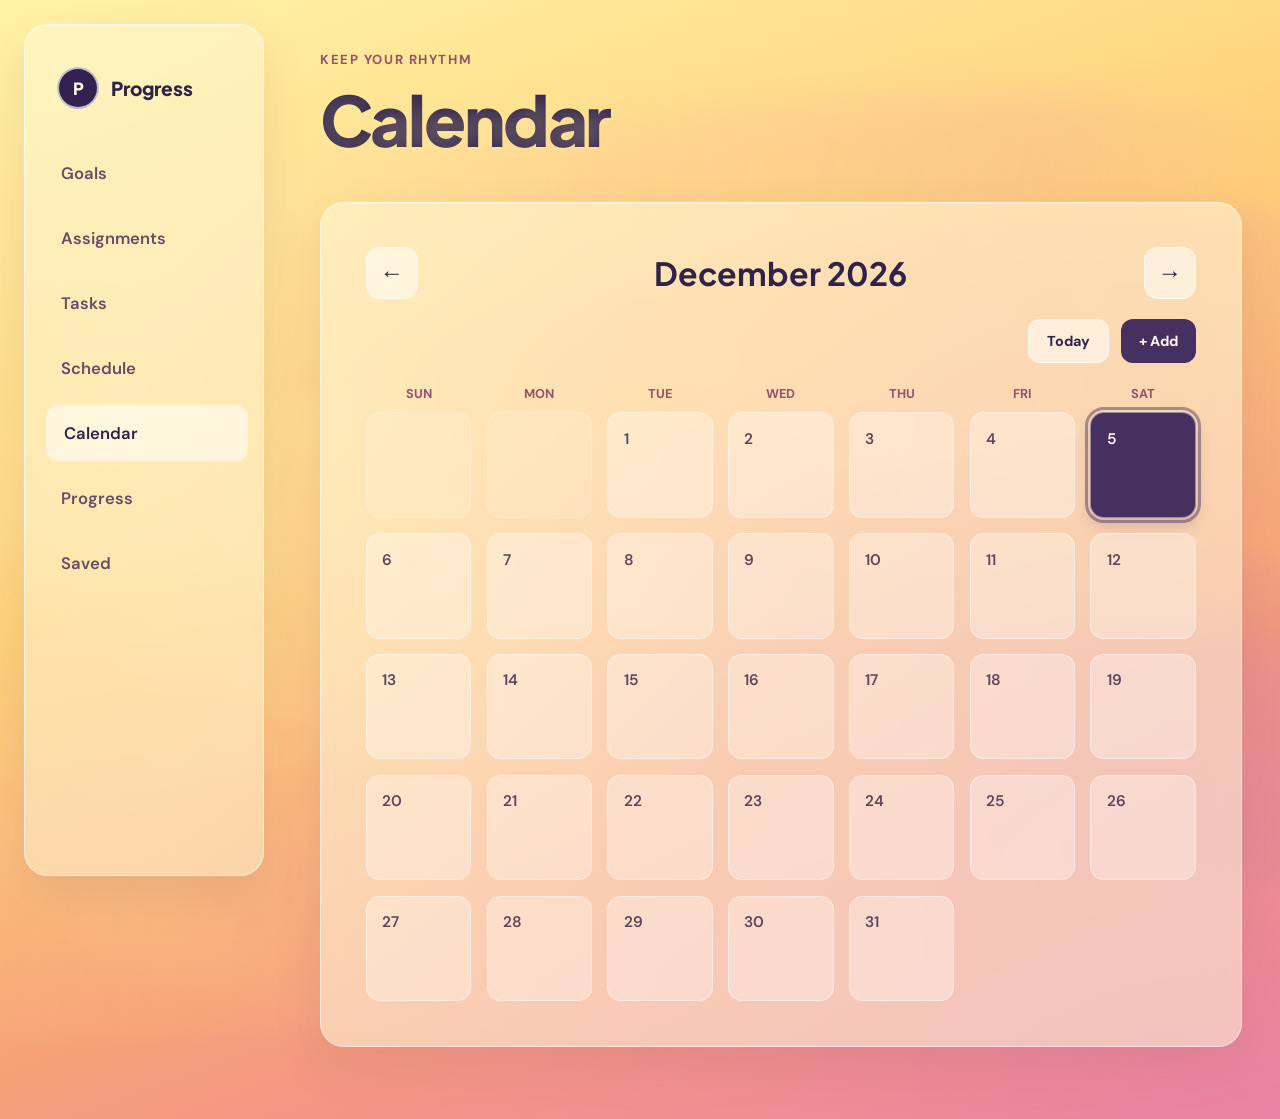
<file: calendar.html>
<!doctype html>
<html lang="en">
<head>
  <meta charset="UTF-8">
  <meta name="viewport" content="width=device-width, initial-scale=1.0">
  <title>Progress | Calendar</title>
  <link rel="stylesheet" href="dashboard.css">
  <link rel="stylesheet" href="calendar.css">
  <script src="calendar.js" defer></script>
</head>
<body>
  <main class="calendar-shell">
    <div class="flow-background" aria-hidden="true">
      <div class="flow-layer flow-layer-one"></div>
      <div class="flow-layer flow-layer-two"></div>
      <div class="flow-layer flow-layer-three"></div>
    </div>

    <button class="menu-toggle" id="menu-toggle" type="button" aria-label="Open navigation" aria-expanded="false">
      <span></span><span></span><span></span>
    </button>

    <aside class="sidebar" id="sidebar" aria-label="Main navigation">
      <div class="sidebar-brand"><span class="sidebar-mark" aria-hidden="true">P</span><span>Progress</span></div>
      <nav class="sidebar-nav">
        <button class="nav-item" type="button">Goals</button>
        <button class="nav-item" type="button">Assignments</button>
        <button class="nav-item" type="button">Tasks</button>
        <button class="nav-item" type="button">Schedule</button>
        <button class="nav-item is-active" id="calendar-nav" type="button">Calendar</button>
        <button class="nav-item" type="button">Progress</button>
        <button class="nav-item" type="button">Saved</button>
      </nav>
    </aside>

    <section class="calendar-content" aria-labelledby="calendar-title">
      <p class="section-kicker">Keep your rhythm</p>
      <h1 id="calendar-title">Calendar</h1>
      <div class="calendar-card">
        <div class="calendar-toolbar">
          <button id="previous-month" type="button" aria-label="Previous month">&larr;</button>
          <h2 id="month-label"></h2>
          <button id="next-month" type="button" aria-label="Next month">&rarr;</button>
        </div>
        <div class="calendar-actions">
          <button id="today-button" type="button">Today</button>
          <button id="add-item-button" type="button">+ Add</button>
        </div>
        <div class="weekday-row" aria-hidden="true"></div>
        <div class="date-grid" id="date-grid"></div>
      </div>
    </section>

    <div class="calendar-dialog-backdrop" id="calendar-dialog-backdrop" hidden>
      <section class="calendar-dialog" role="dialog" aria-modal="true" aria-labelledby="dialog-title">
        <button class="dialog-close" id="dialog-close" type="button" aria-label="Close">&times;</button>
        <h2 id="dialog-title">Add calendar item</h2>
        <form id="calendar-form">
          <label>Title<input id="item-title" name="title" required></label>
          <div class="form-row">
            <label>Date<input id="item-date" name="date" type="date" required></label>
            <label>Type<select id="item-type" name="type"></select></label>
          </div>
          <div class="form-row">
            <label>Start time<input id="item-start" name="start" type="time"></label>
            <label>End time<input id="item-end" name="end" type="time"></label>
          </div>
          <label>Notes<textarea id="item-notes" name="notes" rows="3"></textarea></label>
          <label class="complete-option" id="complete-option" hidden><input id="item-complete" type="checkbox"> Mark complete</label>
          <div class="dialog-actions">
            <button type="button" id="delete-item" hidden>Delete</button>
            <button type="submit">Save</button>
          </div>
        </form>
      </section>
    </div>

    <div class="more-events-backdrop" id="more-events-backdrop" hidden>
      <section class="more-events-dialog" role="dialog" aria-modal="true" aria-labelledby="more-events-title">
        <button class="dialog-close" id="more-events-close" type="button" aria-label="Close">&times;</button>
        <h2 id="more-events-title">More events</h2>
        <div id="more-events-list"></div>
      </section>
    </div>
  </main>
</body>
</html>
</file>
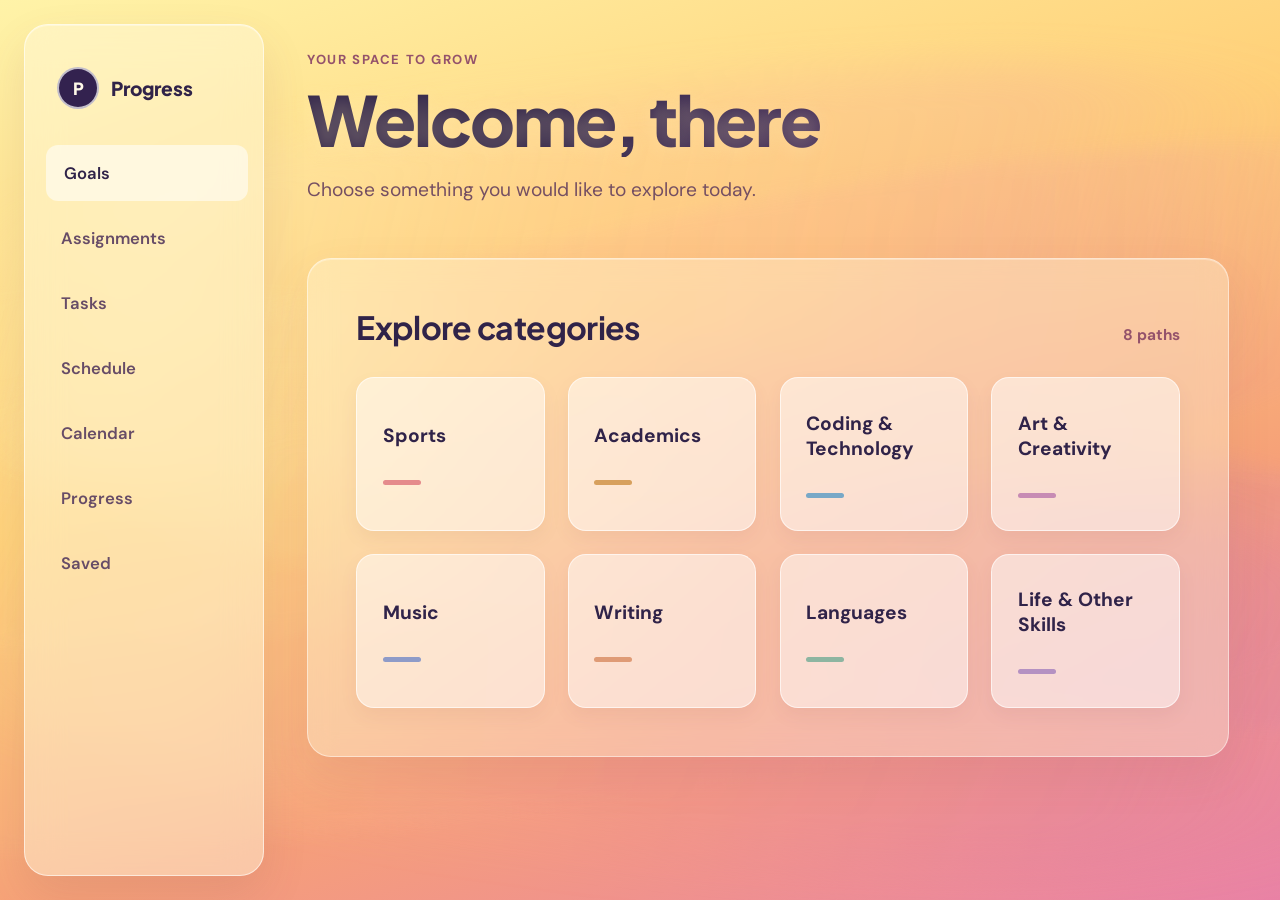
<file: Amanda's progress tracking app/dashboard.html>
<!doctype html>
<html lang="en">
<head>
  <meta charset="UTF-8">
  <meta name="viewport" content="width=device-width, initial-scale=1.0">
  <title>Progress | Dashboard</title>
  <link rel="stylesheet" href="dashboard.css">
  <script src="dashboard.js" defer></script>
</head>
<body>
  <main class="dashboard-shell">
    <div class="flow-background" aria-hidden="true">
      <div class="flow-layer flow-layer-one"></div>
      <div class="flow-layer flow-layer-two"></div>
      <div class="flow-layer flow-layer-three"></div>
    </div>

    <button class="menu-toggle" id="menu-toggle" type="button" aria-label="Open navigation" aria-expanded="false">
      <span></span><span></span><span></span>
    </button>

    <aside class="sidebar" id="sidebar" aria-label="Main navigation">
      <div class="sidebar-brand"><span class="sidebar-mark" aria-hidden="true">P</span><span>Progress</span></div>
      <nav class="sidebar-nav">
        <button class="nav-item is-active" type="button">Goals</button>
        <button class="nav-item" type="button">Assignments</button>
        <button class="nav-item" type="button">Tasks</button>
        <button class="nav-item" type="button">Schedule</button>
        <button class="nav-item" id="calendar-nav" type="button">Calendar</button>
        <button class="nav-item" type="button">Progress</button>
        <button class="nav-item" type="button">Saved</button>
      </nav>
    </aside>

    <section class="dashboard-content" aria-labelledby="dashboard-title">
      <header class="dashboard-header">
        <p class="section-kicker">Your space to grow</p>
        <h1 id="dashboard-title">Welcome, <span id="username">there</span></h1>
        <p class="section-intro">Choose something you would like to explore today.</p>
      </header>

      <section class="category-section" aria-labelledby="category-title">
        <div class="section-heading">
          <h2 id="category-title">Explore categories</h2>
          <span class="category-count">8 paths</span>
        </div>
        <div class="category-grid" id="category-grid"></div>
      </section>

      <section class="choice-view" id="choice-view" aria-labelledby="choice-title" hidden>
        <button class="back-button choice-back" id="choice-back" type="button" aria-label="Back to categories" title="Back to categories">&larr;</button>
        <div class="section-heading choice-heading">
          <div>
            <p class="section-kicker" id="choice-label"></p>
            <h2 id="choice-title">Choose something to explore</h2>
          </div>
          <span class="category-count" id="choice-count"></span>
        </div>
        <div class="choice-cloud-grid" id="choice-grid"></div>
      </section>

      <section class="detail-view" id="detail-view" aria-labelledby="detail-title" hidden>
        <button class="back-button" id="back-button" type="button" aria-label="Back to choices" title="Back to choices">&larr;</button>
        <div class="detail-card">
          <div class="detail-emoji-wrap" aria-hidden="true"><span id="detail-emoji"></span></div>
          <div class="detail-copy">
            <p class="detail-label" id="detail-label"></p>
            <h2 id="detail-title"></h2>
            <p class="detail-summary" id="detail-summary"></p>
            <div class="detail-scroll" id="detail-scroll">
              <h3>What you can learn</h3>
            </div>
            <div class="action-row" aria-label="Activity actions">
              <button class="action-button action-lesson" type="button">Lesson</button>
              <button class="action-button action-assign" type="button">Assign</button>
              <button class="action-button action-save" type="button">Save</button>
            </div>
          </div>
        </div>
      </section>
    </section>
  </main>
</body>
</html>
</file>
<file: dashboard.css>
@import url('https://fonts.googleapis.com/css2?family=DM+Sans:wght@400;500;600;700&family=Plus+Jakarta+Sans:wght@600;700;800&display=swap');

:root {
  color: #302349;
  background: #ffdca0;
  font-family: 'DM Sans', sans-serif;
  font-synthesis: none;
}

* {
  box-sizing: border-box;
}

html,
body {
  min-width: 320px;
  min-height: 100%;
  margin: 0;
}

body {
  min-height: 100vh;
  overflow-x: hidden;
  background: linear-gradient(160deg, #fff3a8 0%, #ffd078 40%, #f6a078 68%, #e982a5 100%);
}

.dashboard-shell {
  position: relative;
  isolation: isolate;
  display: block;
  min-height: 100vh;
  padding: clamp(52px, 7vh, 100px) clamp(28px, 4vw, 72px) 72px clamp(300px, 24vw, 390px);
  overflow-x: clip;
}

.flow-background {
  position: absolute;
  z-index: -1;
  inset: 0;
  overflow: hidden;
  pointer-events: none;
}

.flow-background::before,
.flow-background::after {
  position: absolute;
  content: '';
  pointer-events: none;
}

.flow-background::before {
  top: 10%;
  left: -15%;
  width: 130%;
  height: 42%;
  background: linear-gradient(110deg, transparent 0 10%, rgba(255, 241, 183, 0.28) 22%, rgba(255, 184, 153, 0.22) 45%, rgba(237, 139, 175, 0.18) 70%, transparent 87%);
  border-radius: 48% 52% 42% 58%;
  filter: blur(20px);
  transform: rotate(-7deg);
  animation: current-one 26s ease-in-out infinite alternate;
}

.flow-background::after {
  right: -20%;
  bottom: 5%;
  width: 135%;
  height: 48%;
  background: linear-gradient(105deg, transparent 5%, rgba(255, 218, 146, 0.2) 25%, rgba(241, 145, 145, 0.2) 52%, rgba(211, 119, 173, 0.18) 76%, transparent 94%);
  border-radius: 55% 45% 58% 42%;
  filter: blur(25px);
  transform: rotate(8deg);
  animation: current-two 32s ease-in-out infinite alternate;
}

.flow-layer {
  position: absolute;
  width: 145%;
  height: 38%;
  left: -22%;
  border: 1px solid rgba(255, 247, 206, 0.2);
  border-radius: 50%;
  filter: blur(9px);
  opacity: 0.72;
  transform-origin: center;
}

.flow-layer-one {
  top: 25%;
  background: linear-gradient(104deg, transparent 5%, rgba(255, 219, 142, 0.2) 27%, rgba(255, 171, 148, 0.24) 52%, rgba(229, 132, 173, 0.16) 77%, transparent 95%);
  transform: rotate(-12deg);
  animation: wave-one 22s linear infinite;
}

.flow-layer-two {
  top: 40%;
  left: -12%;
  height: 34%;
  background: linear-gradient(98deg, transparent 4%, rgba(255, 244, 180, 0.18) 24%, rgba(243, 154, 139, 0.2) 50%, rgba(203, 123, 178, 0.2) 80%, transparent 96%);
  transform: rotate(10deg);
  animation: wave-two 30s linear infinite reverse;
}

.flow-layer-three {
  top: 59%;
  left: -28%;
  height: 30%;
  background: linear-gradient(102deg, transparent 2%, rgba(255, 203, 138, 0.18) 30%, rgba(240, 140, 154, 0.19) 55%, rgba(216, 115, 170, 0.16) 78%, transparent 98%);
  transform: rotate(-8deg);
  animation: wave-three 35s linear infinite;
}

.dashboard-content {
  width: min(100%, 1440px);
  margin: 0 auto;
}

.sidebar {
  position: fixed;
  z-index: 4;
  top: 24px;
  bottom: 24px;
  left: 24px;
  display: flex;
  width: clamp(240px, 18vw, 300px);
  flex-direction: column;
  padding: clamp(28px, 3vw, 38px) 18px;
  background: rgba(255, 249, 222, 0.46);
  border: 1px solid rgba(255, 255, 255, 0.58);
  border-radius: 24px;
  box-shadow: 0 20px 45px rgba(120, 72, 92, 0.12), inset 0 1px rgba(255, 255, 255, 0.35);
  backdrop-filter: blur(18px);
}

.sidebar-brand {
  display: flex;
  align-items: center;
  gap: 12px;
  padding: 4px 14px 36px;
  color: #302349;
  font-family: 'Plus Jakarta Sans', sans-serif;
  font-size: clamp(1.1rem, 1.5vw, 1.3rem);
  font-weight: 800;
}

.sidebar-mark {
  display: grid;
  width: 42px;
  height: 42px;
  place-items: center;
  color: #fff9e9;
  font-size: 1.05rem;
  background: #33224f;
  border: 2px solid rgba(255, 255, 255, 0.7);
  border-radius: 50%;
}

.sidebar-nav {
  display: grid;
  gap: 9px;
}

.nav-item {
  min-height: 56px;
  padding: 0 18px;
  color: #674c67;
  font: 600 clamp(1rem, 1.3vw, 1.12rem) 'DM Sans', sans-serif;
  text-align: left;
  background: transparent;
  border: 0;
  border-radius: 12px;
  cursor: pointer;
  transition: color 160ms ease, background 160ms ease, transform 160ms ease;
}

.nav-item:hover,
.nav-item.is-active {
  color: #302349;
  background: rgba(255, 255, 255, 0.54);
  transform: translateX(3px);
}

.menu-toggle {
  position: fixed;
  z-index: 5;
  top: 18px;
  left: 18px;
  display: none;
  width: 46px;
  height: 46px;
  padding: 11px;
  background: rgba(255, 249, 222, 0.75);
  border: 1px solid rgba(255, 255, 255, 0.7);
  border-radius: 14px;
  box-shadow: 0 8px 20px rgba(120, 72, 92, 0.12);
  cursor: pointer;
}

.menu-toggle span {
  display: block;
  height: 2px;
  margin: 4px 0;
  background: #302349;
  border-radius: 2px;
}

.dashboard-header {
  margin-bottom: clamp(42px, 6vh, 72px);
  text-align: left;
}

.section-kicker,
.detail-label {
  margin: 0 0 2px;
  color: #94526b;
  font-size: clamp(0.82rem, 1vw, 0.95rem);
  font-weight: 700;
  letter-spacing: 0.12em;
  text-transform: uppercase;
}

.section-kicker {
  position: relative;
  top: -12px;
}

.dashboard-header h1 {
  text-align: left;
}

.section-intro {
  max-width: 580px;
  margin: 18px 0 0;
  color: #754f62;
  font-size: clamp(1.05rem, 1.5vw, 1.2rem);
  line-height: 1.55;
}

.category-section {
  padding: clamp(28px, 4vw, 48px);
  background: rgba(255, 249, 222, 0.36);
  border: 1px solid rgba(255, 255, 255, 0.48);
  border-radius: 24px;
  box-shadow: 0 18px 45px rgba(139, 77, 91, 0.1), inset 0 1px rgba(255, 255, 255, 0.28);
  backdrop-filter: blur(14px);
}

.section-heading {
  display: flex;
  align-items: baseline;
  justify-content: space-between;
  gap: 16px;
  margin-bottom: 30px;
}

.section-heading h2,
.detail-copy h2 {
  margin: 0;
  color: #302349;
  font-family: 'Plus Jakarta Sans', sans-serif;
  font-size: clamp(1.45rem, 2.8vw, 2rem);
  letter-spacing: -0.02em;
}

.category-count {
  color: #94526b;
  font-size: clamp(0.9rem, 1.2vw, 1rem);
  font-weight: 700;
}

.category-grid {
  display: grid;
  grid-template-columns: repeat(4, minmax(0, 1fr));
  gap: clamp(16px, 1.8vw, 24px);
}

.category-card {
  min-height: clamp(140px, 12vw, 180px);
  padding: clamp(22px, 2vw, 30px);
  color: #302349;
  font: 700 clamp(1.08rem, 1.5vw, 1.3rem) 'DM Sans', sans-serif;
  text-align: left;
  background: rgba(255, 255, 255, 0.5);
  border: 1px solid rgba(255, 255, 255, 0.62);
  border-radius: 18px;
  box-shadow: 0 8px 18px rgba(130, 76, 89, 0.07);
  cursor: pointer;
  transition: transform 180ms ease, box-shadow 180ms ease, background 180ms ease;
}

.category-card::after {
  display: block;
  width: 38px;
  height: 5px;
  margin-top: 32px;
  background: var(--card-accent, #e58b8c);
  border-radius: 4px;
  content: '';
}

.category-card:hover,
.category-card:focus-visible {
  background: rgba(255, 255, 255, 0.72);
  box-shadow: 0 13px 24px rgba(130, 76, 89, 0.13);
  outline: 0;
  transform: translateY(-4px);
}

.choice-view {
  animation: detail-in 280ms ease-out both;
}

.choice-heading {
  align-items: end;
  margin-bottom: 32px;
}

.choice-cloud-grid {
  display: grid;
  grid-auto-flow: dense;
  grid-template-columns: repeat(12, minmax(0, 1fr));
  gap: clamp(16px, 2vw, 26px);
  align-items: center;
}

.choice-cloud {
  position: relative;
  z-index: 0;
  isolation: isolate;
  grid-column: span 3;
  display: flex;
  min-height: clamp(220px, 18vw, 290px);
  flex-direction: column;
  align-items: center;
  justify-content: center;
  gap: 14px;
  padding: clamp(22px, 2.5vw, 34px);
  color: #302349;
  font: 700 clamp(1.08rem, 1.5vw, 1.3rem) 'DM Sans', sans-serif;
  background:
    radial-gradient(circle at 30% 22%, rgba(255, 255, 255, 0.68), transparent 23%),
    linear-gradient(145deg, rgba(255, 255, 255, 0.6), rgba(255, 223, 193, 0.16) 66%),
    var(--cloud-color, rgba(255, 252, 239, 0.84));
  border: 1px solid rgba(255, 255, 255, 0.82);
  border-radius: 50%;
  box-shadow: 0 18px 34px rgba(130, 76, 89, 0.14), inset 0 2px rgba(255, 255, 255, 0.66);
  cursor: pointer;
  transition: transform 180ms ease, box-shadow 180ms ease, filter 180ms ease;
}

.choice-image {
  position: relative;
  z-index: 2;
  display: block;
  width: clamp(112px, 9vw, 164px);
  height: clamp(112px, 9vw, 164px);
  margin: 0;
  object-fit: cover;
  border: 5px solid rgba(255, 255, 255, 0.88);
  border-radius: 50%;
  box-shadow: 0 7px 15px rgba(130, 76, 89, 0.15), 0 0 0 1px rgba(130, 76, 89, 0.08);
  transition: transform 180ms ease, filter 180ms ease;
  display: none;
}

.choice-emoji {
  position: relative;
  z-index: 2;
  display: block;
  font-family: 'Segoe UI Emoji', 'Apple Color Emoji', sans-serif;
  font-size: clamp(3.75rem, 7vw, 6.5rem);
  line-height: 1;
  text-align: center;
  filter: drop-shadow(0 7px 7px rgba(98, 65, 76, 0.14));
  transition: transform 180ms ease, filter 180ms ease;
}

.choice-cloud > span {
  position: relative;
  z-index: 2;
  display: block;
  max-width: 100%;
}

.choice-cloud::before,
.choice-cloud::after {
  display: none;
}

.choice-cloud:nth-child(3n + 1) {
  grid-column: span 4;
  --cloud-color: rgba(255, 250, 232, 0.86);
}

.choice-cloud:nth-child(3n + 2) {
  --cloud-color: rgba(255, 235, 218, 0.82);
}

.choice-cloud:nth-child(3n) {
  --cloud-color: rgba(246, 239, 238, 0.84);
}

.choice-cloud:nth-child(4n) {
  --cloud-color: rgba(255, 244, 224, 0.84);
}

.choice-cloud:hover,
.choice-cloud:focus-visible {
  filter: saturate(1.08);
  box-shadow: 0 17px 30px rgba(130, 76, 89, 0.16), inset 0 1px rgba(255, 255, 255, 0.6);
  outline: 0;
  transform: translateY(-5px);
}

.choice-cloud:hover .choice-emoji,
.choice-cloud:focus-visible .choice-emoji {
  filter: drop-shadow(0 9px 9px rgba(98, 65, 76, 0.18));
  transform: scale(1.08);
}

.choice-cloud:active {
  transform: translateY(1px) scale(0.98);
}

.detail-view {
  animation: detail-in 280ms ease-out both;
}

.back-button {
  display: grid;
  width: 52px;
  height: 52px;
  margin: 0 0 18px;
  padding: 0;
  place-items: center;
  color: #674c67;
  font: 700 2.25rem/1 'DM Sans', sans-serif;
  background: rgba(255, 249, 222, 0.56);
  border: 1px solid rgba(255, 255, 255, 0.62);
  border-radius: 16px;
  box-shadow: 0 9px 20px rgba(120, 72, 92, 0.1);
  cursor: pointer;
  transition: background 160ms ease, box-shadow 160ms ease, transform 160ms ease;
}

.back-button:hover {
  color: #302349;
  background: rgba(255, 255, 255, 0.76);
  box-shadow: 0 12px 24px rgba(120, 72, 92, 0.16);
  transform: translateX(-2px);
}

.detail-card {
  display: grid;
  grid-template-columns: 1fr;
  gap: clamp(30px, 5vw, 64px);
  padding: clamp(18px, 3vw, 32px);
  background: rgba(255, 249, 222, 0.52);
  border: 1px solid rgba(255, 255, 255, 0.58);
  border-radius: 24px;
  box-shadow: 0 20px 48px rgba(139, 77, 91, 0.12), inset 0 1px rgba(255, 255, 255, 0.3);
  backdrop-filter: blur(14px);
}

.detail-emoji-wrap {
  display: grid;
  min-height: clamp(170px, 20vw, 250px);
  place-items: center;
  overflow: hidden;
  background: linear-gradient(145deg, rgba(255, 248, 218, 0.7), rgba(248, 183, 164, 0.32));
  border: 1px solid rgba(255, 255, 255, 0.55);
  border-radius: 22px;
  box-shadow: inset 0 2px rgba(255, 255, 255, 0.35);
}

.detail-emoji-wrap span {
  font-family: 'Segoe UI Emoji', 'Apple Color Emoji', sans-serif;
  font-size: clamp(6rem, 13vw, 11rem);
  line-height: 1;
  filter: drop-shadow(0 12px 10px rgba(98, 65, 76, 0.16));
}

.detail-copy {
  display: flex;
  min-width: 0;
  flex-direction: column;
  padding: 8px 0;
}

.detail-summary {
  margin: 16px 0 24px;
  color: #5f465d;
  font-size: clamp(1.05rem, 1.4vw, 1.2rem);
  line-height: 1.6;
}

.detail-scroll {
  min-height: 130px;
  max-height: 250px;
  padding: 22px;
  overflow-y: auto;
  color: #6d5261;
  font-size: clamp(0.98rem, 1.2vw, 1.08rem);
  line-height: 1.65;
  background: rgba(255, 255, 255, 0.32);
  border: 1px solid rgba(255, 255, 255, 0.42);
  border-radius: 14px;
}

.detail-scroll p {
  margin: 0 0 12px;
}

.detail-scroll p:last-child {
  margin-bottom: 0;
}

.detail-scroll h3 {
  margin: 0 0 12px;
  color: #302349;
  font-family: 'Plus Jakarta Sans', sans-serif;
  font-size: clamp(1rem, 1.3vw, 1.15rem);
}

.action-row {
  display: grid;
  grid-template-columns: repeat(3, 1fr);
  gap: 14px;
  margin-top: 28px;
}

.action-button {
  min-height: 58px;
  padding: 12px 18px;
  color: #302349;
  font: 700 clamp(0.95rem, 1.2vw, 1.08rem) 'DM Sans', sans-serif;
  border: 1px solid rgba(255, 255, 255, 0.64);
  border-radius: 12px;
  cursor: pointer;
  transition: transform 160ms ease, filter 160ms ease;
}

.action-button:hover,
.action-button.is-selected {
  filter: saturate(1.12) brightness(0.98);
  transform: translateY(-2px);
}

.action-lesson { background: rgba(255, 213, 159, 0.72); }
.action-assign { background: rgba(248, 191, 201, 0.7); }
.action-save { background: rgba(190, 228, 201, 0.72); }

.nav-item:focus-visible,
.back-button:focus-visible,
.action-button:focus-visible,
.menu-toggle:focus-visible,
.category-card:focus-visible {
  outline: 3px solid rgba(255, 248, 210, 0.95);
  outline-offset: 3px;
}

[hidden] {
  display: none !important;
}

@keyframes detail-in {
  from { opacity: 0; transform: translateY(10px); }
  to { opacity: 1; transform: translateY(0); }
}

h1 {
  margin: 0;
  color: transparent;
  font-family: 'Plus Jakarta Sans', sans-serif;
  font-size: clamp(2.25rem, 5.4vw, 5.2rem);
  font-weight: 800;
  background: linear-gradient(100deg, #302349 12%, #5d3b6f 42%, #c15c72 68%, #302349 92%);
  background-clip: text;
  background-size: 220% 100%;
  letter-spacing: -0.03em;
  line-height: 1.08;
  text-wrap: balance;
  text-shadow: 0 3px 18px rgba(255, 237, 183, 0.3);
  animation: words-flow 10s ease-in-out infinite;
  will-change: transform, background-position;
}

@keyframes current-one {
  from { transform: translate3d(-3%, 0, 0) rotate(-7deg) scale(1); }
  to { transform: translate3d(5%, 3%, 0) rotate(-3deg) scale(1.04); }
}

@keyframes current-two {
  from { transform: translate3d(4%, 2%, 0) rotate(8deg) scale(1.03); }
  to { transform: translate3d(-5%, -3%, 0) rotate(4deg) scale(1); }
}

@keyframes wave-one {
  from { margin-left: -2%; }
  to { margin-left: 6%; }
}

@keyframes wave-two {
  from { margin-left: 5%; }
  to { margin-left: -5%; }
}

@keyframes wave-three {
  from { margin-left: -5%; }
  to { margin-left: 4%; }
}

@keyframes words-flow {
  0%, 100% {
    background-position: 100% 50%;
    transform: translate3d(-5px, 0, 0) skewX(-1deg);
  }
  50% {
    background-position: 0% 50%;
    transform: translate3d(5px, 3px, 0) skewX(1deg);
  }
}

@media (prefers-reduced-motion: reduce) {
  *,
  *::before,
  *::after {
    animation-duration: 0.01ms !important;
    animation-iteration-count: 1 !important;
    scroll-behavior: auto !important;
    transition-duration: 0.01ms !important;
  }
}

@media (max-width: 820px) {
  .dashboard-shell {
    padding-right: 28px;
    padding-left: 28px;
  }

  .sidebar {
    display: none;
  }

  .sidebar.is-open {
    display: flex;
  }

  .menu-toggle {
    display: block;
  }

  .dashboard-content {
    width: min(100%, 760px);
  }

  .dashboard-header {
    padding-left: 62px;
  }

  .category-grid {
    grid-template-columns: repeat(2, minmax(0, 1fr));
  }

  .choice-cloud-grid {
    grid-template-columns: repeat(6, minmax(0, 1fr));
  }

  .choice-cloud,
  .choice-cloud:nth-child(3n + 1) {
    grid-column: span 2;
  }
}

@media (max-width: 480px) {
  .dashboard-shell {
    padding-top: 88px;
    padding-right: 18px;
    padding-left: 18px;
  }

  .dashboard-header {
    margin-bottom: 28px;
  }

  .section-heading {
    align-items: center;
  }

  .category-section {
    padding: 18px;
  }

  .category-grid {
    grid-template-columns: 1fr;
  }

  .category-card {
    min-height: 82px;
  }

  .choice-heading {
    align-items: center;
  }

  .choice-cloud-grid {
    grid-template-columns: repeat(2, minmax(0, 1fr));
    gap: 16px;
  }

  .choice-cloud,
  .choice-cloud:nth-child(3n + 1) {
    grid-column: span 1;
    min-height: 190px;
    padding: 20px 12px;
    font-size: 1rem;
  }

  .choice-image {
    display: none;
  }

  .choice-emoji {
    font-size: clamp(3.5rem, 18vw, 5rem);
  }

  .choice-image {
    width: 64px;
    height: 64px;
    margin-bottom: 10px;
  }

  .flow-layer {
    width: 190%;
    left: -45%;
  }

  .detail-emoji-wrap {
    min-height: 180px;
  }

  .action-row {
    gap: 8px;
  }

  .action-button {
    padding-right: 8px;
    padding-left: 8px;
  }
}
</file>
<file: calendar.css>
.calendar-shell {
  position: relative;
  isolation: isolate;
  min-height: 100vh;
  padding: clamp(52px, 7vh, 100px) clamp(24px, 3vw, 56px) 72px clamp(320px, 23vw, 360px);
  overflow-x: clip;
}

.calendar-content {
  width: 100%;
  margin: 0 auto;
}

.calendar-content > h1 {
  margin: 0 0 clamp(32px, 5vh, 56px);
  text-align: left;
}

.calendar-card {
  width: 100%;
  padding: clamp(28px, 3.5vw, 48px);
  background: rgba(255, 249, 222, 0.52);
  border: 1px solid rgba(255, 255, 255, 0.58);
  border-radius: 24px;
  box-shadow: 0 20px 48px rgba(139, 77, 91, 0.12), inset 0 1px rgba(255, 255, 255, 0.3);
  backdrop-filter: blur(14px);
}

.calendar-toolbar {
  display: grid;
  grid-template-columns: 52px 1fr 52px;
  align-items: center;
  gap: 16px;
  margin-bottom: 28px;
}

.calendar-toolbar h2 {
  margin: 0;
  color: #302349;
  font-family: 'Plus Jakarta Sans', sans-serif;
  font-size: clamp(1.3rem, 2.5vw, 2rem);
  text-align: center;
}

.calendar-toolbar button {
  width: 52px;
  height: 52px;
  color: #302349;
  font-size: 1.5rem;
  background: rgba(255, 255, 255, 0.52);
  border: 1px solid rgba(255, 255, 255, 0.65);
  border-radius: 14px;
  cursor: pointer;
  transition: background 160ms ease, transform 160ms ease;
}

.calendar-toolbar button:hover {
  background: rgba(255, 255, 255, 0.8);
  transform: translateY(-2px);
}

.calendar-actions {
  display: flex;
  justify-content: flex-end;
  gap: 12px;
  margin: -8px 0 22px;
}

.calendar-actions button,
.dialog-actions button {
  min-height: 44px;
  padding: 10px 18px;
  color: #fffaf0;
  font: 700 0.9rem 'DM Sans', sans-serif;
  background: #453060;
  border: 0;
  border-radius: 12px;
  cursor: pointer;
  transition: background 160ms ease, transform 160ms ease;
}

.calendar-actions button:first-child {
  color: #302349;
  background: rgba(255, 255, 255, 0.52);
  border: 1px solid rgba(255, 255, 255, 0.65);
}

.calendar-actions button:hover,
.dialog-actions button:hover {
  background: #5a3c78;
  transform: translateY(-2px);
}

.weekday-row,
.date-grid {
  display: grid;
  grid-template-columns: repeat(7, minmax(0, 1fr));
  grid-auto-rows: 1fr;
  gap: clamp(10px, 1.2vw, 20px);
}

.weekday-row {
  margin-bottom: 10px;
}

.weekday-row span {
  color: #94526b;
  font-size: clamp(0.72rem, 1vw, 0.92rem);
  font-weight: 700;
  text-align: center;
  text-transform: uppercase;
}

.date-cell {
  position: relative;
  display: block;
  aspect-ratio: 1 / 1;
  min-width: 0;
  min-height: 0;
  overflow: hidden;
  padding: clamp(12px, 1.2vw, 18px);
  place-items: start end;
  color: #5f465d;
  font: 600 clamp(0.9rem, 1.2vw, 1.1rem) 'DM Sans', sans-serif;
  background: rgba(255, 255, 255, 0.32);
  border: 1px solid rgba(255, 255, 255, 0.45);
  border-radius: 14px;
}

.date-cell.is-today {
  color: #fffaf0;
  background: #453060;
  box-shadow: 0 8px 16px rgba(69, 48, 96, 0.2);
}

.date-cell.is-selected {
  outline: 3px solid rgba(69, 48, 96, 0.45);
  outline-offset: 2px;
}

.calendar-event {
  display: block;
  width: 100%;
  min-width: 0;
  margin: 8px 0 0;
  padding: 5px 6px;
  overflow: hidden;
  color: #453060;
  font: 700 0.75rem 'DM Sans', sans-serif;
  text-align: left;
  text-overflow: ellipsis;
  white-space: nowrap;
  word-break: normal;
  background: rgba(255, 227, 163, 0.82);
  border: 0;
  border-radius: 6px;
  cursor: pointer;
}

.calendar-more {
  position: absolute;
  right: clamp(7px, 1.2vw, 18px);
  bottom: clamp(5px, 0.8vw, 12px);
  left: clamp(7px, 1.2vw, 18px);
  display: block;
  width: auto;
  max-width: none;
  margin: 0;
  padding: 2px 0;
  overflow: hidden;
  color: #453060;
  font: 700 0.7rem 'DM Sans', sans-serif;
  text-align: left;
  text-overflow: ellipsis;
  white-space: nowrap;
  background: transparent;
  border: 0;
  cursor: pointer;
}

.calendar-event.is-complete {
  color: #58745f;
  text-decoration: line-through;
  background: rgba(190, 228, 201, 0.82);
}

.calendar-dialog-backdrop {
  position: fixed;
  z-index: 10;
  inset: 0;
  display: grid;
  padding: 20px;
  place-items: center;
  background: rgba(48, 35, 73, 0.24);
  backdrop-filter: blur(5px);
}

.calendar-dialog {
  position: relative;
  width: min(100%, 560px);
  max-height: calc(100vh - 40px);
  padding: clamp(24px, 4vw, 38px);
  overflow-y: auto;
  background: #fff9de;
  border: 1px solid rgba(255, 255, 255, 0.86);
  border-radius: 22px;
  box-shadow: 0 24px 60px rgba(48, 35, 73, 0.22);
}

.calendar-dialog h2 {
  margin: 0 44px 24px 0;
  color: #302349;
  font-family: 'Plus Jakarta Sans', sans-serif;
  font-size: clamp(1.3rem, 3vw, 1.8rem);
}

.dialog-close {
  position: absolute;
  top: 18px;
  right: 18px;
  width: 38px;
  height: 38px;
  color: #453060;
  font-size: 1.6rem;
  background: transparent;
  border: 0;
  border-radius: 10px;
  cursor: pointer;
}

.calendar-dialog form,
.form-row {
  display: grid;
  gap: 16px;
}

.form-row {
  grid-template-columns: repeat(2, minmax(0, 1fr));
}

.calendar-dialog label {
  display: grid;
  gap: 7px;
  color: #674c67;
  font-size: 0.85rem;
  font-weight: 700;
}

.calendar-dialog input,
.calendar-dialog select,
.calendar-dialog textarea {
  width: 100%;
  padding: 11px 12px;
  color: #302349;
  font: 500 0.95rem 'DM Sans', sans-serif;
  background: #fffdf5;
  border: 1px solid #e5d9b8;
  border-radius: 10px;
}

.calendar-dialog textarea {
  resize: vertical;
}

.complete-option {
  display: flex !important;
  grid-template-columns: auto 1fr;
  align-items: center;
}

.complete-option input {
  width: 18px;
  height: 18px;
}

.dialog-actions {
  display: flex;
  justify-content: flex-end;
  gap: 10px;
  margin-top: 6px;
}

.dialog-actions #delete-item {
  margin-right: auto;
  color: #bd3f3f;
  background: rgba(248, 191, 201, 0.6);
}

.more-events-backdrop {
  position: fixed;
  z-index: 11;
  inset: 0;
  display: grid;
  padding: 20px;
  place-items: center;
  background: rgba(48, 35, 73, 0.24);
  backdrop-filter: blur(5px);
}

.more-events-dialog {
  position: relative;
  width: min(100%, 420px);
  max-height: calc(100vh - 40px);
  padding: 28px;
  overflow-y: auto;
  background: #fff9de;
  border: 1px solid rgba(255, 255, 255, 0.86);
  border-radius: 22px;
  box-shadow: 0 24px 60px rgba(48, 35, 73, 0.22);
}

.more-events-dialog h2 {
  margin: 0 44px 20px 0;
  color: #302349;
  font-family: 'Plus Jakarta Sans', sans-serif;
  font-size: 1.35rem;
}

.more-event-item {
  display: block;
  width: 100%;
  margin-top: 8px;
  padding: 12px;
  color: #453060;
  font: 700 0.92rem 'DM Sans', sans-serif;
  text-align: left;
  background: rgba(255, 227, 163, 0.62);
  border: 0;
  border-radius: 10px;
  cursor: pointer;
}

.date-cell.is-empty {
  background: rgba(255, 255, 255, 0.12);
  border-color: rgba(255, 255, 255, 0.2);
}

@media (max-width: 1100px) {
  .calendar-shell {
    padding: 96px 32px 48px;
  }

  .calendar-shell .sidebar {
    display: none;
  }

  .calendar-shell .sidebar.is-open {
    display: flex;
  }

  .calendar-shell .menu-toggle {
    display: block;
  }

  .calendar-content {
    width: 100%;
  }
}

@media (max-width: 480px) {
  .calendar-shell {
    padding: 88px 18px 36px;
  }

  .calendar-card {
    padding: 16px;
  }

  .calendar-toolbar {
    grid-template-columns: 44px 1fr 44px;
    gap: 8px;
  }

  .calendar-toolbar button {
    width: 44px;
    height: 44px;
  }

  .date-cell {
    min-height: 58px;
    padding: 7px;
    border-radius: 10px;
  }

  .calendar-event {
    margin-top: 4px;
    padding: 2px 3px;
    font-size: 0.6rem;
    line-height: 1.25;
    text-overflow: ellipsis;
    white-space: nowrap;
    -webkit-line-clamp: unset;
    max-height: 1.4em;
  }

  .calendar-more {
    margin-top: 2px;
    font-size: 0.6rem;
  }
}
</file>
<file: Amanda's progress tracking app/dashboard.css>
@import url('https://fonts.googleapis.com/css2?family=DM+Sans:wght@400;500;600;700&family=Plus+Jakarta+Sans:wght@600;700;800&display=swap');

:root {
  color: #302349;
  background: #ffdca0;
  font-family: 'DM Sans', sans-serif;
  font-synthesis: none;
}

* {
  box-sizing: border-box;
}

html,
body {
  min-width: 320px;
  min-height: 100%;
  margin: 0;
}

body {
  min-height: 100vh;
  overflow-x: hidden;
  background: linear-gradient(160deg, #fff3a8 0%, #ffd078 40%, #f6a078 68%, #e982a5 100%);
}

.dashboard-shell {
  position: relative;
  isolation: isolate;
  display: block;
  min-height: 100vh;
  padding: clamp(52px, 7vh, 100px) clamp(28px, 4vw, 72px) 72px clamp(300px, 24vw, 390px);
  overflow-x: clip;
}

.flow-background {
  position: absolute;
  z-index: -1;
  inset: 0;
  overflow: hidden;
  pointer-events: none;
}

.flow-background::before,
.flow-background::after {
  position: absolute;
  content: '';
  pointer-events: none;
}

.flow-background::before {
  top: 10%;
  left: -15%;
  width: 130%;
  height: 42%;
  background: linear-gradient(110deg, transparent 0 10%, rgba(255, 241, 183, 0.28) 22%, rgba(255, 184, 153, 0.22) 45%, rgba(237, 139, 175, 0.18) 70%, transparent 87%);
  border-radius: 48% 52% 42% 58%;
  filter: blur(20px);
  transform: rotate(-7deg);
  animation: current-one 26s ease-in-out infinite alternate;
}

.flow-background::after {
  right: -20%;
  bottom: 5%;
  width: 135%;
  height: 48%;
  background: linear-gradient(105deg, transparent 5%, rgba(255, 218, 146, 0.2) 25%, rgba(241, 145, 145, 0.2) 52%, rgba(211, 119, 173, 0.18) 76%, transparent 94%);
  border-radius: 55% 45% 58% 42%;
  filter: blur(25px);
  transform: rotate(8deg);
  animation: current-two 32s ease-in-out infinite alternate;
}

.flow-layer {
  position: absolute;
  width: 145%;
  height: 38%;
  left: -22%;
  border: 1px solid rgba(255, 247, 206, 0.2);
  border-radius: 50%;
  filter: blur(9px);
  opacity: 0.72;
  transform-origin: center;
}

.flow-layer-one {
  top: 25%;
  background: linear-gradient(104deg, transparent 5%, rgba(255, 219, 142, 0.2) 27%, rgba(255, 171, 148, 0.24) 52%, rgba(229, 132, 173, 0.16) 77%, transparent 95%);
  transform: rotate(-12deg);
  animation: wave-one 22s linear infinite;
}

.flow-layer-two {
  top: 40%;
  left: -12%;
  height: 34%;
  background: linear-gradient(98deg, transparent 4%, rgba(255, 244, 180, 0.18) 24%, rgba(243, 154, 139, 0.2) 50%, rgba(203, 123, 178, 0.2) 80%, transparent 96%);
  transform: rotate(10deg);
  animation: wave-two 30s linear infinite reverse;
}

.flow-layer-three {
  top: 59%;
  left: -28%;
  height: 30%;
  background: linear-gradient(102deg, transparent 2%, rgba(255, 203, 138, 0.18) 30%, rgba(240, 140, 154, 0.19) 55%, rgba(216, 115, 170, 0.16) 78%, transparent 98%);
  transform: rotate(-8deg);
  animation: wave-three 35s linear infinite;
}

.dashboard-content {
  width: min(100%, 1440px);
  margin: 0 auto;
}

.sidebar {
  position: fixed;
  z-index: 4;
  top: 24px;
  bottom: 24px;
  left: 24px;
  display: flex;
  width: clamp(240px, 18vw, 300px);
  flex-direction: column;
  padding: clamp(28px, 3vw, 38px) 18px;
  background: rgba(255, 249, 222, 0.46);
  border: 1px solid rgba(255, 255, 255, 0.58);
  border-radius: 24px;
  box-shadow: 0 20px 45px rgba(120, 72, 92, 0.12), inset 0 1px rgba(255, 255, 255, 0.35);
  backdrop-filter: blur(18px);
}

.sidebar-brand {
  display: flex;
  align-items: center;
  gap: 12px;
  padding: 4px 14px 36px;
  color: #302349;
  font-family: 'Plus Jakarta Sans', sans-serif;
  font-size: clamp(1.1rem, 1.5vw, 1.3rem);
  font-weight: 800;
}

.sidebar-mark {
  display: grid;
  width: 42px;
  height: 42px;
  place-items: center;
  color: #fff9e9;
  font-size: 1.05rem;
  background: #33224f;
  border: 2px solid rgba(255, 255, 255, 0.7);
  border-radius: 50%;
}

.sidebar-nav {
  display: grid;
  gap: 9px;
}

.nav-item {
  min-height: 56px;
  padding: 0 18px;
  color: #674c67;
  font: 600 clamp(1rem, 1.3vw, 1.12rem) 'DM Sans', sans-serif;
  text-align: left;
  background: transparent;
  border: 0;
  border-radius: 12px;
  cursor: pointer;
  transition: color 160ms ease, background 160ms ease, transform 160ms ease;
}

.nav-item:hover,
.nav-item.is-active {
  color: #302349;
  background: rgba(255, 255, 255, 0.54);
  transform: translateX(3px);
}

.menu-toggle {
  position: fixed;
  z-index: 5;
  top: 18px;
  left: 18px;
  display: none;
  width: 46px;
  height: 46px;
  padding: 11px;
  background: rgba(255, 249, 222, 0.75);
  border: 1px solid rgba(255, 255, 255, 0.7);
  border-radius: 14px;
  box-shadow: 0 8px 20px rgba(120, 72, 92, 0.12);
  cursor: pointer;
}

.menu-toggle span {
  display: block;
  height: 2px;
  margin: 4px 0;
  background: #302349;
  border-radius: 2px;
}

.dashboard-header {
  margin-bottom: clamp(42px, 6vh, 72px);
  text-align: left;
}

.section-kicker,
.detail-label {
  margin: 0 0 2px;
  color: #94526b;
  font-size: clamp(0.82rem, 1vw, 0.95rem);
  font-weight: 700;
  letter-spacing: 0.12em;
  text-transform: uppercase;
}

.section-kicker {
  position: relative;
  top: -12px;
}

.dashboard-header h1 {
  text-align: left;
}

.section-intro {
  max-width: 580px;
  margin: 18px 0 0;
  color: #754f62;
  font-size: clamp(1.05rem, 1.5vw, 1.2rem);
  line-height: 1.55;
}

.category-section {
  padding: clamp(28px, 4vw, 48px);
  background: rgba(255, 249, 222, 0.36);
  border: 1px solid rgba(255, 255, 255, 0.48);
  border-radius: 24px;
  box-shadow: 0 18px 45px rgba(139, 77, 91, 0.1), inset 0 1px rgba(255, 255, 255, 0.28);
  backdrop-filter: blur(14px);
}

.section-heading {
  display: flex;
  align-items: baseline;
  justify-content: space-between;
  gap: 16px;
  margin-bottom: 30px;
}

.section-heading h2,
.detail-copy h2 {
  margin: 0;
  color: #302349;
  font-family: 'Plus Jakarta Sans', sans-serif;
  font-size: clamp(1.45rem, 2.8vw, 2rem);
  letter-spacing: -0.02em;
}

.category-count {
  color: #94526b;
  font-size: clamp(0.9rem, 1.2vw, 1rem);
  font-weight: 700;
}

.category-grid {
  display: grid;
  grid-template-columns: repeat(4, minmax(0, 1fr));
  gap: clamp(16px, 1.8vw, 24px);
}

.category-card {
  min-height: clamp(140px, 12vw, 180px);
  padding: clamp(22px, 2vw, 30px);
  color: #302349;
  font: 700 clamp(1.08rem, 1.5vw, 1.3rem) 'DM Sans', sans-serif;
  text-align: left;
  background: rgba(255, 255, 255, 0.5);
  border: 1px solid rgba(255, 255, 255, 0.62);
  border-radius: 18px;
  box-shadow: 0 8px 18px rgba(130, 76, 89, 0.07);
  cursor: pointer;
  transition: transform 180ms ease, box-shadow 180ms ease, background 180ms ease;
}

.category-card::after {
  display: block;
  width: 38px;
  height: 5px;
  margin-top: 32px;
  background: var(--card-accent, #e58b8c);
  border-radius: 4px;
  content: '';
}

.category-card:hover,
.category-card:focus-visible {
  background: rgba(255, 255, 255, 0.72);
  box-shadow: 0 13px 24px rgba(130, 76, 89, 0.13);
  outline: 0;
  transform: translateY(-4px);
}

.choice-view {
  animation: detail-in 280ms ease-out both;
}

.choice-heading {
  align-items: end;
  margin-bottom: 32px;
}

.choice-cloud-grid {
  display: grid;
  grid-auto-flow: dense;
  grid-template-columns: repeat(12, minmax(0, 1fr));
  gap: clamp(16px, 2vw, 26px);
  align-items: center;
}

.choice-cloud {
  position: relative;
  z-index: 0;
  isolation: isolate;
  grid-column: span 3;
  display: flex;
  min-height: clamp(220px, 18vw, 290px);
  flex-direction: column;
  align-items: center;
  justify-content: center;
  gap: 14px;
  padding: clamp(22px, 2.5vw, 34px);
  color: #302349;
  font: 700 clamp(1.08rem, 1.5vw, 1.3rem) 'DM Sans', sans-serif;
  background:
    radial-gradient(circle at 30% 22%, rgba(255, 255, 255, 0.68), transparent 23%),
    linear-gradient(145deg, rgba(255, 255, 255, 0.6), rgba(255, 223, 193, 0.16) 66%),
    var(--cloud-color, rgba(255, 252, 239, 0.84));
  border: 1px solid rgba(255, 255, 255, 0.82);
  border-radius: 50%;
  box-shadow: 0 18px 34px rgba(130, 76, 89, 0.14), inset 0 2px rgba(255, 255, 255, 0.66);
  cursor: pointer;
  transition: transform 180ms ease, box-shadow 180ms ease, filter 180ms ease;
}

.choice-image {
  position: relative;
  z-index: 2;
  display: block;
  width: clamp(112px, 9vw, 164px);
  height: clamp(112px, 9vw, 164px);
  margin: 0;
  object-fit: cover;
  border: 5px solid rgba(255, 255, 255, 0.88);
  border-radius: 50%;
  box-shadow: 0 7px 15px rgba(130, 76, 89, 0.15), 0 0 0 1px rgba(130, 76, 89, 0.08);
  transition: transform 180ms ease, filter 180ms ease;
  display: none;
}

.choice-emoji {
  position: relative;
  z-index: 2;
  display: block;
  font-family: 'Segoe UI Emoji', 'Apple Color Emoji', sans-serif;
  font-size: clamp(3.75rem, 7vw, 6.5rem);
  line-height: 1;
  text-align: center;
  filter: drop-shadow(0 7px 7px rgba(98, 65, 76, 0.14));
  transition: transform 180ms ease, filter 180ms ease;
}

.choice-cloud > span {
  position: relative;
  z-index: 2;
  display: block;
  max-width: 100%;
}

.choice-cloud::before,
.choice-cloud::after {
  display: none;
}

.choice-cloud:nth-child(3n + 1) {
  grid-column: span 4;
  --cloud-color: rgba(255, 250, 232, 0.86);
}

.choice-cloud:nth-child(3n + 2) {
  --cloud-color: rgba(255, 235, 218, 0.82);
}

.choice-cloud:nth-child(3n) {
  --cloud-color: rgba(246, 239, 238, 0.84);
}

.choice-cloud:nth-child(4n) {
  --cloud-color: rgba(255, 244, 224, 0.84);
}

.choice-cloud:hover,
.choice-cloud:focus-visible {
  filter: saturate(1.08);
  box-shadow: 0 17px 30px rgba(130, 76, 89, 0.16), inset 0 1px rgba(255, 255, 255, 0.6);
  outline: 0;
  transform: translateY(-5px);
}

.choice-cloud:hover .choice-emoji,
.choice-cloud:focus-visible .choice-emoji {
  filter: drop-shadow(0 9px 9px rgba(98, 65, 76, 0.18));
  transform: scale(1.08);
}

.choice-cloud:active {
  transform: translateY(1px) scale(0.98);
}

.detail-view {
  animation: detail-in 280ms ease-out both;
}

.back-button {
  display: grid;
  width: 52px;
  height: 52px;
  margin: 0 0 18px;
  padding: 0;
  place-items: center;
  color: #674c67;
  font: 700 2.25rem/1 'DM Sans', sans-serif;
  background: rgba(255, 249, 222, 0.56);
  border: 1px solid rgba(255, 255, 255, 0.62);
  border-radius: 16px;
  box-shadow: 0 9px 20px rgba(120, 72, 92, 0.1);
  cursor: pointer;
  transition: background 160ms ease, box-shadow 160ms ease, transform 160ms ease;
}

.back-button:hover {
  color: #302349;
  background: rgba(255, 255, 255, 0.76);
  box-shadow: 0 12px 24px rgba(120, 72, 92, 0.16);
  transform: translateX(-2px);
}

.detail-card {
  display: grid;
  grid-template-columns: 1fr;
  gap: clamp(30px, 5vw, 64px);
  padding: clamp(18px, 3vw, 32px);
  background: rgba(255, 249, 222, 0.52);
  border: 1px solid rgba(255, 255, 255, 0.58);
  border-radius: 24px;
  box-shadow: 0 20px 48px rgba(139, 77, 91, 0.12), inset 0 1px rgba(255, 255, 255, 0.3);
  backdrop-filter: blur(14px);
}

.detail-emoji-wrap {
  display: grid;
  min-height: clamp(170px, 20vw, 250px);
  place-items: center;
  overflow: hidden;
  background: linear-gradient(145deg, rgba(255, 248, 218, 0.7), rgba(248, 183, 164, 0.32));
  border: 1px solid rgba(255, 255, 255, 0.55);
  border-radius: 22px;
  box-shadow: inset 0 2px rgba(255, 255, 255, 0.35);
}

.detail-emoji-wrap span {
  font-family: 'Segoe UI Emoji', 'Apple Color Emoji', sans-serif;
  font-size: clamp(6rem, 13vw, 11rem);
  line-height: 1;
  filter: drop-shadow(0 12px 10px rgba(98, 65, 76, 0.16));
}

.detail-copy {
  display: flex;
  min-width: 0;
  flex-direction: column;
  padding: 8px 0;
}

.detail-summary {
  margin: 16px 0 24px;
  color: #5f465d;
  font-size: clamp(1.05rem, 1.4vw, 1.2rem);
  line-height: 1.6;
}

.detail-scroll {
  min-height: 130px;
  max-height: 250px;
  padding: 22px;
  overflow-y: auto;
  color: #6d5261;
  font-size: clamp(0.98rem, 1.2vw, 1.08rem);
  line-height: 1.65;
  background: rgba(255, 255, 255, 0.32);
  border: 1px solid rgba(255, 255, 255, 0.42);
  border-radius: 14px;
}

.detail-scroll p {
  margin: 0 0 12px;
}

.detail-scroll p:last-child {
  margin-bottom: 0;
}

.detail-scroll h3 {
  margin: 0 0 12px;
  color: #302349;
  font-family: 'Plus Jakarta Sans', sans-serif;
  font-size: clamp(1rem, 1.3vw, 1.15rem);
}

.action-row {
  display: grid;
  grid-template-columns: repeat(3, 1fr);
  gap: 14px;
  margin-top: 28px;
}

.action-button {
  min-height: 58px;
  padding: 12px 18px;
  color: #302349;
  font: 700 clamp(0.95rem, 1.2vw, 1.08rem) 'DM Sans', sans-serif;
  border: 1px solid rgba(255, 255, 255, 0.64);
  border-radius: 12px;
  cursor: pointer;
  transition: transform 160ms ease, filter 160ms ease;
}

.action-button:hover,
.action-button.is-selected {
  filter: saturate(1.12) brightness(0.98);
  transform: translateY(-2px);
}

.action-lesson { background: rgba(255, 213, 159, 0.72); }
.action-assign { background: rgba(248, 191, 201, 0.7); }
.action-save { background: rgba(190, 228, 201, 0.72); }

.nav-item:focus-visible,
.back-button:focus-visible,
.action-button:focus-visible,
.menu-toggle:focus-visible,
.category-card:focus-visible {
  outline: 3px solid rgba(255, 248, 210, 0.95);
  outline-offset: 3px;
}

[hidden] {
  display: none !important;
}

@keyframes detail-in {
  from { opacity: 0; transform: translateY(10px); }
  to { opacity: 1; transform: translateY(0); }
}

h1 {
  margin: 0;
  color: transparent;
  font-family: 'Plus Jakarta Sans', sans-serif;
  font-size: clamp(2.25rem, 5.4vw, 5.2rem);
  font-weight: 800;
  background: linear-gradient(100deg, #302349 12%, #5d3b6f 42%, #c15c72 68%, #302349 92%);
  background-clip: text;
  background-size: 220% 100%;
  letter-spacing: -0.03em;
  line-height: 1.08;
  text-wrap: balance;
  text-shadow: 0 3px 18px rgba(255, 237, 183, 0.3);
  animation: words-flow 10s ease-in-out infinite;
  will-change: transform, background-position;
}

@keyframes current-one {
  from { transform: translate3d(-3%, 0, 0) rotate(-7deg) scale(1); }
  to { transform: translate3d(5%, 3%, 0) rotate(-3deg) scale(1.04); }
}

@keyframes current-two {
  from { transform: translate3d(4%, 2%, 0) rotate(8deg) scale(1.03); }
  to { transform: translate3d(-5%, -3%, 0) rotate(4deg) scale(1); }
}

@keyframes wave-one {
  from { margin-left: -2%; }
  to { margin-left: 6%; }
}

@keyframes wave-two {
  from { margin-left: 5%; }
  to { margin-left: -5%; }
}

@keyframes wave-three {
  from { margin-left: -5%; }
  to { margin-left: 4%; }
}

@keyframes words-flow {
  0%, 100% {
    background-position: 100% 50%;
    transform: translate3d(-5px, 0, 0) skewX(-1deg);
  }
  50% {
    background-position: 0% 50%;
    transform: translate3d(5px, 3px, 0) skewX(1deg);
  }
}

@media (prefers-reduced-motion: reduce) {
  *,
  *::before,
  *::after {
    animation-duration: 0.01ms !important;
    animation-iteration-count: 1 !important;
    scroll-behavior: auto !important;
    transition-duration: 0.01ms !important;
  }
}

@media (max-width: 820px) {
  .dashboard-shell {
    padding-right: 28px;
    padding-left: 28px;
  }

  .sidebar {
    display: none;
  }

  .sidebar.is-open {
    display: flex;
  }

  .menu-toggle {
    display: block;
  }

  .dashboard-content {
    width: min(100%, 760px);
  }

  .dashboard-header {
    padding-left: 62px;
  }

  .category-grid {
    grid-template-columns: repeat(2, minmax(0, 1fr));
  }

  .choice-cloud-grid {
    grid-template-columns: repeat(6, minmax(0, 1fr));
  }

  .choice-cloud,
  .choice-cloud:nth-child(3n + 1) {
    grid-column: span 2;
  }
}

@media (max-width: 480px) {
  .dashboard-shell {
    padding-top: 88px;
    padding-right: 18px;
    padding-left: 18px;
  }

  .dashboard-header {
    margin-bottom: 28px;
  }

  .section-heading {
    align-items: center;
  }

  .category-section {
    padding: 18px;
  }

  .category-grid {
    grid-template-columns: 1fr;
  }

  .category-card {
    min-height: 82px;
  }

  .choice-heading {
    align-items: center;
  }

  .choice-cloud-grid {
    grid-template-columns: repeat(2, minmax(0, 1fr));
    gap: 16px;
  }

  .choice-cloud,
  .choice-cloud:nth-child(3n + 1) {
    grid-column: span 1;
    min-height: 190px;
    padding: 20px 12px;
    font-size: 1rem;
  }

  .choice-image {
    display: none;
  }

  .choice-emoji {
    font-size: clamp(3.5rem, 18vw, 5rem);
  }

  .choice-image {
    width: 64px;
    height: 64px;
    margin-bottom: 10px;
  }

  .flow-layer {
    width: 190%;
    left: -45%;
  }

  .detail-emoji-wrap {
    min-height: 180px;
  }

  .action-row {
    gap: 8px;
  }

  .action-button {
    padding-right: 8px;
    padding-left: 8px;
  }
}
</file>
